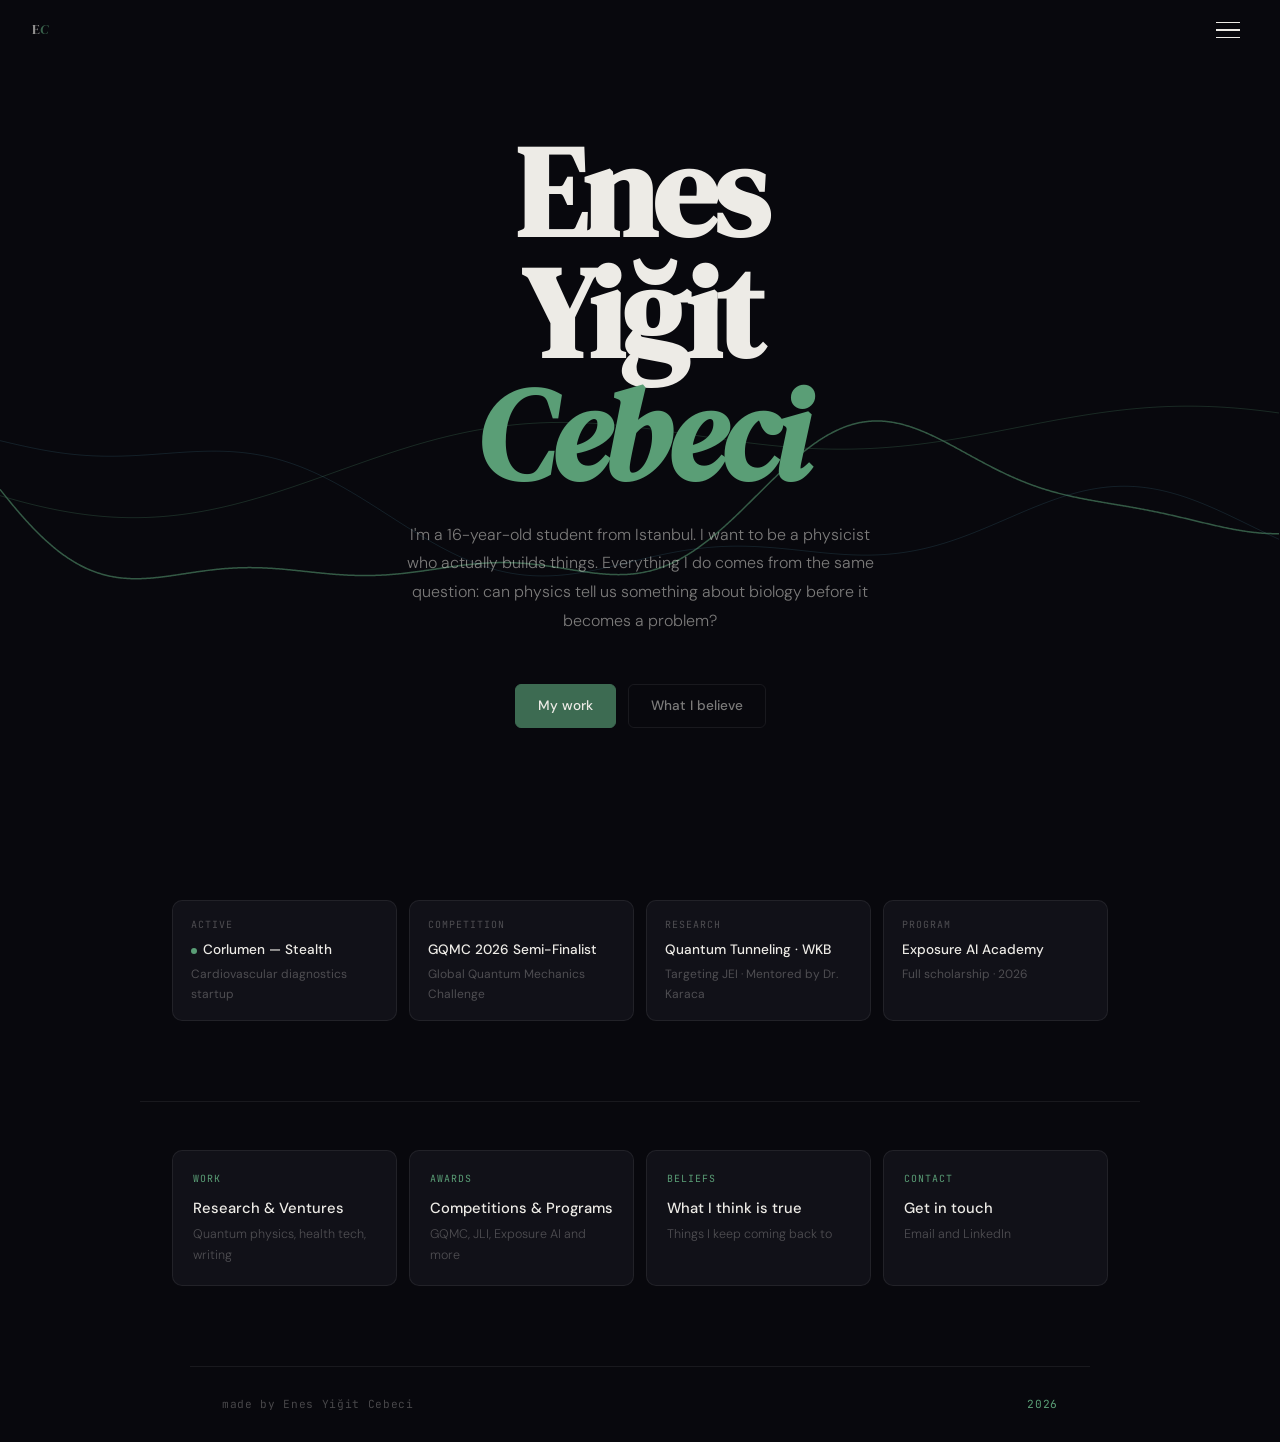
<file: index.html>
<!DOCTYPE html>
<html lang="en">
<head>
<meta charset="UTF-8">
<meta name="viewport" content="width=device-width, initial-scale=1.0">
<title>Enes Yiğit Cebeci</title>
<link rel="stylesheet" href="style.css">
<style>
  /* CANVAS */
  #bg {
    position: fixed; top: 0; left: 0;
    width: 100%; height: 100%;
    z-index: 0; pointer-events: none;
  }

  /* HAMBURGER NAV */
  nav {
    position: fixed; top: 0; left: 0; right: 0;
    z-index: 200;
    padding: 0 32px;
    display: flex; align-items: center;
    justify-content: space-between;
    height: 60px;
  }
  .nav-logo {
    font-family: 'DM Serif Display', serif;
    font-size: 0.9rem; color: var(--text);
    opacity: 0.6; letter-spacing: 0.02em;
    position: relative; z-index: 201;
  }
  .nav-logo em { font-style: italic; color: var(--green-bright); }

  .hamburger {
    width: 36px; height: 36px;
    display: flex; flex-direction: column;
    justify-content: center; gap: 6px;
    cursor: pointer; position: relative; z-index: 201;
    background: none; border: none; padding: 4px;
  }
  .hamburger span {
    display: block; width: 24px; height: 1.5px;
    background: var(--text); transition: all 0.3s ease;
    transform-origin: center;
  }
  .hamburger.open span:nth-child(1) { transform: translateY(7.5px) rotate(45deg); }
  .hamburger.open span:nth-child(2) { opacity: 0; transform: scaleX(0); }
  .hamburger.open span:nth-child(3) { transform: translateY(-7.5px) rotate(-45deg); }

  /* OVERLAY MENU */
  .menu-overlay {
    position: fixed; inset: 0; z-index: 199;
    background: rgba(8,8,13,0.97);
    backdrop-filter: blur(20px);
    display: flex; align-items: center; justify-content: center;
    opacity: 0; pointer-events: none;
    transition: opacity 0.3s ease;
  }
  .menu-overlay.open { opacity: 1; pointer-events: all; }
  .menu-links {
    display: flex; flex-direction: column;
    align-items: center; gap: 8px;
  }
  .menu-links a {
    font-family: 'DM Serif Display', serif;
    font-size: clamp(2.5rem, 7vw, 5rem);
    color: var(--text-dim); letter-spacing: -0.02em;
    transition: color 0.15s, transform 0.15s;
    display: block; line-height: 1.2;
  }
  .menu-links a:hover { color: var(--text); transform: translateX(8px); }
  .menu-links a em { font-style: italic; color: var(--green-bright); }

  /* HERO */
  .hero {
    position: relative; z-index: 1;
    min-height: 100vh;
    display: flex; flex-direction: column;
    align-items: center; justify-content: center;
    text-align: center;
    padding: 80px 32px 40px;
  }
  h1.hero-name {
    font-family: 'DM Serif Display', serif;
    font-size: clamp(3.5rem, 10vw, 8rem);
    line-height: 0.95; letter-spacing: -0.03em;
    margin-bottom: 24px;
    animation: fadeUp 1s ease forwards;
    opacity: 0;
  }
  h1.hero-name em { font-style: italic; color: var(--green-bright); }

  @keyframes fadeUp {
    from { opacity: 0; transform: translateY(30px); }
    to { opacity: 1; transform: translateY(0); }
  }

  .hero-bio {
    font-size: 1rem; color: var(--text-dim);
    max-width: 480px; font-weight: 300; line-height: 1.8;
    margin-bottom: 48px;
    animation: fadeUp 1s ease 0.2s forwards; opacity: 0;
  }

  .hero-cta {
    display: flex; gap: 12px; justify-content: center;
    animation: fadeUp 1s ease 0.35s forwards; opacity: 0;
    margin-bottom: 80px;
  }

  /* STATUS CARDS - horizontal below hero */
  .status-row {
    position: relative; z-index: 1;
    display: grid; grid-template-columns: repeat(4, 1fr);
    gap: 12px; padding: 0 32px 80px;
    max-width: 1000px; margin: 0 auto; width: 100%;
    animation: fadeUp 1s ease 0.5s forwards; opacity: 0;
  }
  .status-card {
    background: var(--surface);
    border: 1px solid var(--border);
    border-radius: 10px; padding: 16px 18px;
    text-align: left;
    transition: border-color 0.2s, transform 0.2s;
  }
  .status-card:hover { border-color: var(--border-hover); transform: translateY(-3px); }
  .status-label {
    font-family: 'JetBrains Mono', monospace;
    font-size: 0.62rem; letter-spacing: 0.1em;
    text-transform: uppercase; color: var(--text-dimmer); margin-bottom: 6px;
  }
  .status-value { font-size: 0.85rem; font-weight: 500; }
  .status-sub { font-size: 0.75rem; color: var(--text-dimmer); margin-top: 3px; }
  .live-dot {
    width: 6px; height: 6px; border-radius: 50%;
    background: var(--green-bright); display: inline-block;
    animation: livepulse 2s ease-in-out infinite; margin-right: 6px;
  }
  @keyframes livepulse { 0%,100%{opacity:1} 50%{opacity:0.3} }

  /* PAGE NAV CARDS */
  .page-nav {
    position: relative; z-index: 1;
    display: grid; grid-template-columns: repeat(4,1fr);
    gap: 12px; padding: 0 32px 80px;
    max-width: 1000px; margin: 0 auto; width: 100%;
    border-top: 1px solid var(--border); padding-top: 48px;
  }
  .page-card {
    background: var(--surface);
    border: 1px solid var(--border);
    border-radius: 10px; padding: 20px 20px;
    transition: all 0.2s; display: block;
  }
  .page-card:hover { border-color: var(--border-hover); transform: translateY(-3px); }
  .page-card-label {
    font-family: 'JetBrains Mono', monospace;
    font-size: 0.62rem; letter-spacing: 0.1em;
    text-transform: uppercase; color: var(--green-bright); margin-bottom: 8px;
  }
  .page-card-title { font-size: 0.92rem; font-weight: 500; margin-bottom: 4px; }
  .page-card-desc { font-size: 0.78rem; color: var(--text-dimmer); font-weight: 300; }

  @media (max-width: 768px) {
    .status-row { grid-template-columns: 1fr 1fr; }
    .page-nav { grid-template-columns: 1fr 1fr; }
    h1.hero-name { font-size: clamp(3rem, 14vw, 5rem); }
  }
  @media (max-width: 480px) {
    .status-row { grid-template-columns: 1fr; }
    .page-nav { grid-template-columns: 1fr; }
  }
</style>
</head>
<body>

<canvas id="bg"></canvas>

<nav>
  <a href="/" class="nav-logo">E<em>C</em></a>
  <button class="hamburger" id="hamburger" aria-label="Menu">
    <span></span><span></span><span></span>
  </button>
</nav>

<div class="menu-overlay" id="overlay">
  <div class="menu-links">
    <a href="/work.html">Work</a>
    <a href="/awards.html">Awards</a>
    <a href="/beliefs.html">Beliefs</a>
    <a href="/contact.html">Contact</a>
  </div>
</div>

<div class="hero">
  <h1 class="hero-name">Enes<br>Yiğit<br><em>Cebeci</em></h1>
  <p class="hero-bio">I'm a 16-year-old student from Istanbul. I want to be a physicist who actually builds things. Everything I do comes from the same question: can physics tell us something about biology before it becomes a problem?</p>
  <div class="hero-cta">
    <a href="/work.html" class="btn btn-primary">My work</a>
    <a href="/beliefs.html" class="btn btn-ghost">What I believe</a>
  </div>
</div>

<div class="status-row">
  <div class="status-card">
    <div class="status-label">Active</div>
    <div class="status-value"><span class="live-dot"></span>Corlumen — Stealth</div>
    <div class="status-sub">Cardiovascular diagnostics startup</div>
  </div>
  <div class="status-card">
    <div class="status-label">Competition</div>
    <div class="status-value">GQMC 2026 Semi-Finalist</div>
    <div class="status-sub">Global Quantum Mechanics Challenge</div>
  </div>
  <div class="status-card">
    <div class="status-label">Research</div>
    <div class="status-value">Quantum Tunneling · WKB</div>
    <div class="status-sub">Targeting JEI · Mentored by Dr. Karaca</div>
  </div>
  <div class="status-card">
    <div class="status-label">Program</div>
    <div class="status-value">Exposure AI Academy</div>
    <div class="status-sub">Full scholarship · 2026</div>
  </div>
</div>

<div class="page-nav">
  <a href="/work.html" class="page-card">
    <div class="page-card-label">Work</div>
    <div class="page-card-title">Research & Ventures</div>
    <div class="page-card-desc">Quantum physics, health tech, writing</div>
  </a>
  <a href="/awards.html" class="page-card">
    <div class="page-card-label">Awards</div>
    <div class="page-card-title">Competitions & Programs</div>
    <div class="page-card-desc">GQMC, JLI, Exposure AI and more</div>
  </a>
  <a href="/beliefs.html" class="page-card">
    <div class="page-card-label">Beliefs</div>
    <div class="page-card-title">What I think is true</div>
    <div class="page-card-desc">Things I keep coming back to</div>
  </a>
  <a href="/contact.html" class="page-card">
    <div class="page-card-label">Contact</div>
    <div class="page-card-title">Get in touch</div>
    <div class="page-card-desc">Email and LinkedIn</div>
  </a>
</div>

<footer>
  <div>made by Enes Yiğit Cebeci</div>
  <span>2026</span>
</footer>

<script>
  // Hamburger
  const hamburger = document.getElementById('hamburger');
  const overlay = document.getElementById('overlay');
  hamburger.addEventListener('click', () => {
    hamburger.classList.toggle('open');
    overlay.classList.toggle('open');
    document.body.style.overflow = overlay.classList.contains('open') ? 'hidden' : '';
  });
  overlay.querySelectorAll('a').forEach(a => {
    a.addEventListener('click', () => {
      hamburger.classList.remove('open');
      overlay.classList.remove('open');
      document.body.style.overflow = '';
    });
  });

  // Wave background - enhanced
  const canvas = document.getElementById('bg');
  const ctx = canvas.getContext('2d');
  let t = 0;
  function resize() { canvas.width = window.innerWidth; canvas.height = window.innerHeight; }
  resize(); window.addEventListener('resize', resize);

  function draw() {
    ctx.clearRect(0, 0, canvas.width, canvas.height);

    // Wave 1 - main green
    ctx.beginPath();
    ctx.strokeStyle = 'rgba(90,158,118,0.55)';
    ctx.lineWidth = 1.5;
    for (let x = 0; x < canvas.width; x++) {
      const y = canvas.height * 0.5
        + Math.sin((x * 0.005) + t) * 80
        + Math.sin((x * 0.012) + t * 1.7) * 35
        + Math.sin((x * 0.002) + t * 0.5) * 100
        + Math.sin((x * 0.02) + t * 2.3) * 15;
      x === 0 ? ctx.moveTo(x, y) : ctx.lineTo(x, y);
    }
    ctx.stroke();

    // Wave 2 - offset green
    ctx.beginPath();
    ctx.strokeStyle = 'rgba(61,107,82,0.35)';
    ctx.lineWidth = 1;
    for (let x = 0; x < canvas.width; x++) {
      const y = canvas.height * 0.48
        + Math.sin((x * 0.004) + t * 0.8 + 2) * 60
        + Math.sin((x * 0.009) + t * 1.3) * 25
        + Math.sin((x * 0.003) + t * 0.6) * 70;
      x === 0 ? ctx.moveTo(x, y) : ctx.lineTo(x, y);
    }
    ctx.stroke();

    // Wave 3 - teal accent
    ctx.beginPath();
    ctx.strokeStyle = 'rgba(70,130,150,0.2)';
    ctx.lineWidth = 1;
    for (let x = 0; x < canvas.width; x++) {
      const y = canvas.height * 0.52
        + Math.sin((x * 0.006) + t * 1.1 + 4) * 45
        + Math.sin((x * 0.015) + t * 2) * 20
        + Math.sin((x * 0.001) + t * 0.3) * 90;
      x === 0 ? ctx.moveTo(x, y) : ctx.lineTo(x, y);
    }
    ctx.stroke();

    t += 0.0025;
    requestAnimationFrame(draw);
  }
  draw();
</script>
</body>
</html>
</file>
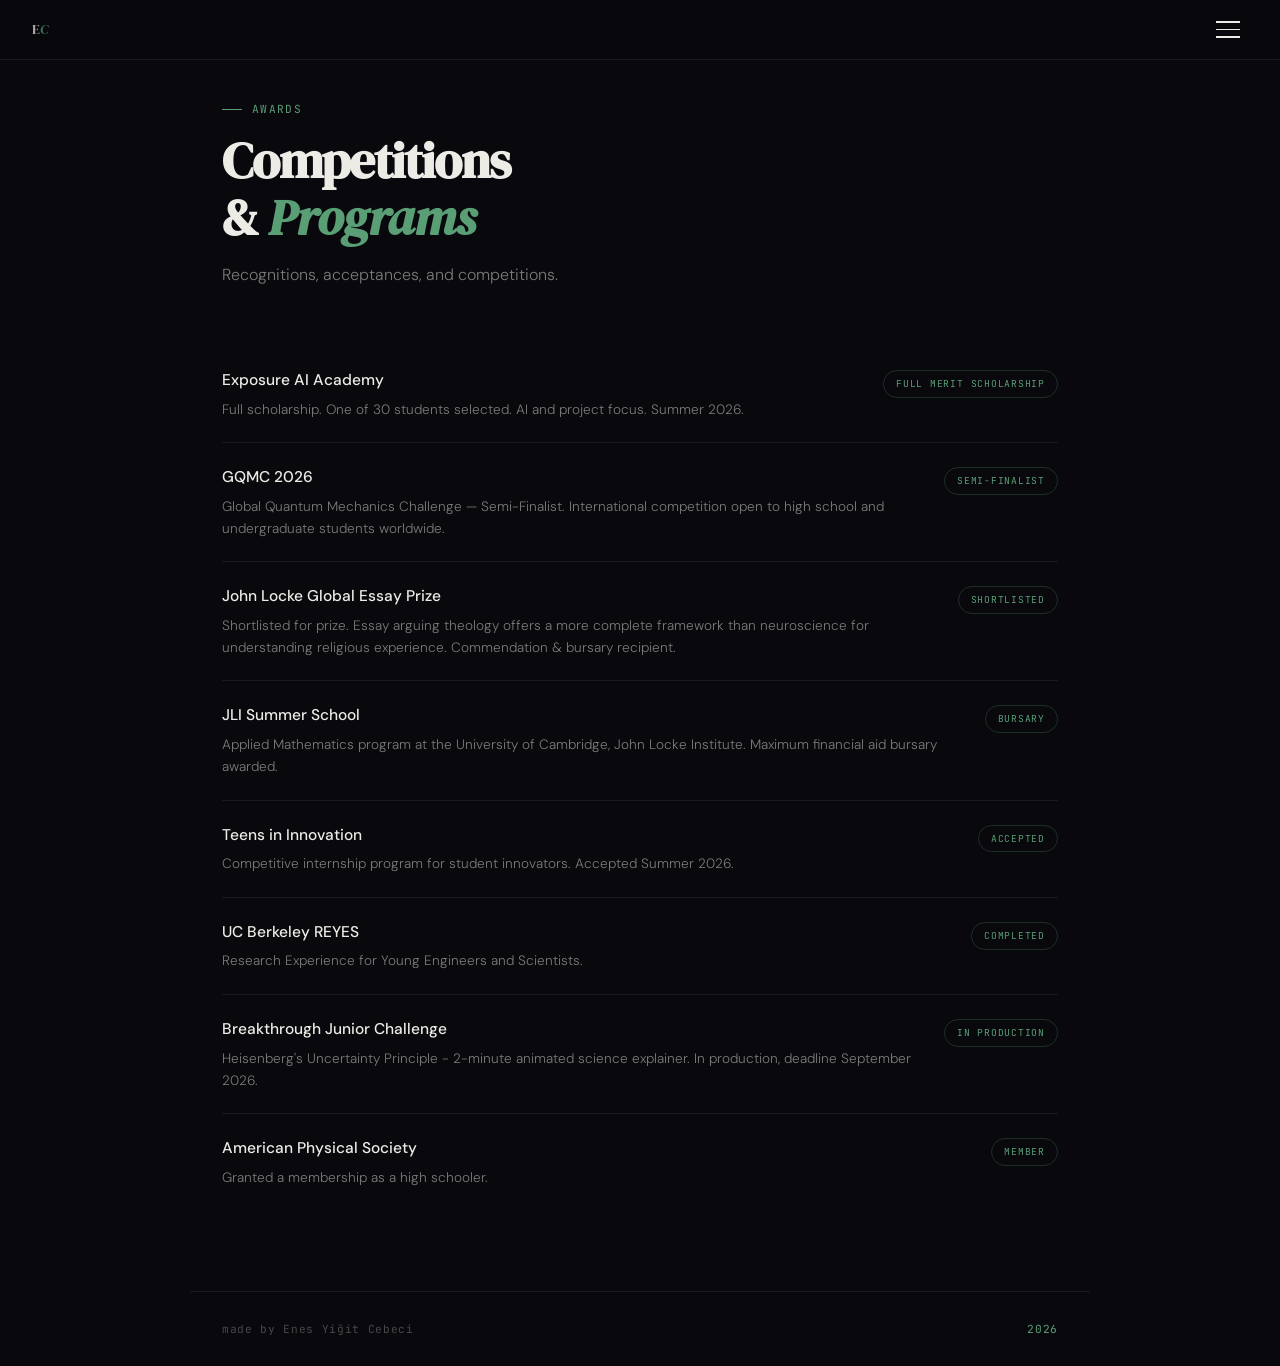
<file: awards.html>
<!DOCTYPE html>
<html lang="en">
<head>
<meta charset="UTF-8">
<meta name="viewport" content="width=device-width, initial-scale=1.0">
<title>Awards and Honours - Enes Yiğit Cebeci</title>
<link rel="stylesheet" href="style.css">
<style>
  .hamburger{width:36px;height:36px;display:flex;flex-direction:column;justify-content:center;gap:6px;cursor:pointer;background:none;border:none;padding:4px;}
  .hamburger span{display:block;width:24px;height:1.5px;background:var(--text);transition:all 0.3s ease;transform-origin:center;}
  .hamburger.open span:nth-child(1){transform:translateY(7.5px) rotate(45deg);}
  .hamburger.open span:nth-child(2){opacity:0;transform:scaleX(0);}
  .hamburger.open span:nth-child(3){transform:translateY(-7.5px) rotate(-45deg);}
  .menu-overlay{position:fixed;inset:0;z-index:199;background:rgba(8,8,13,0.97);backdrop-filter:blur(20px);display:flex;align-items:center;justify-content:center;opacity:0;pointer-events:none;transition:opacity 0.3s ease;}
  .menu-overlay.open{opacity:1;pointer-events:all;}
  .menu-links{display:flex;flex-direction:column;align-items:center;gap:8px;}
  .menu-links a{font-family:'DM Serif Display',serif;font-size:clamp(2.5rem,7vw,5rem);color:var(--text-dim);letter-spacing:-0.02em;transition:color 0.15s,transform 0.15s;display:block;line-height:1.2;}
  .menu-links a:hover{color:var(--text);transform:translateX(8px);}
  .menu-links a em{font-style:italic;color:var(--green-bright);}
  nav{position:fixed;top:0;left:0;right:0;z-index:200;padding:0 32px;display:flex;align-items:center;justify-content:space-between;height:60px;background:rgba(8,8,13,0.85);backdrop-filter:blur(16px);border-bottom:1px solid var(--border);}
  .nav-logo{font-family:'DM Serif Display',serif;font-size:0.9rem;color:var(--text);opacity:0.7;position:relative;z-index:201;}
  .nav-logo em{font-style:italic;color:var(--green-bright);}
  .award-grid{display:flex;flex-direction:column;}
  .award-item{display:grid;grid-template-columns:1fr auto;align-items:start;gap:20px;padding:22px 0;border-bottom:1px solid var(--border);transition:padding-left 0.2s;}
  .award-item:last-child{border-bottom:none;}
  .award-item:hover{padding-left:6px;}
  .award-name{font-weight:500;font-size:0.97rem;margin-bottom:5px;}
  .award-detail{font-size:0.85rem;color:var(--text-dim);font-weight:300;line-height:1.6;}
  .award-badge{font-family:'JetBrains Mono',monospace;font-size:0.6rem;letter-spacing:0.08em;text-transform:uppercase;color:var(--green-bright);padding:5px 12px;border:1px solid rgba(90,158,118,0.25);border-radius:100px;white-space:nowrap;margin-top:2px;}
  @media(max-width:640px){.award-item{grid-template-columns:1fr;}}
</style>
</head>
<body>
<nav>
  <a href="/" class="nav-logo">E<em>C</em></a>
  <button class="hamburger" id="hamburger" aria-label="Menu">
    <span></span><span></span><span></span>
  </button>
</nav>
<div class="menu-overlay" id="overlay">
  <div class="menu-links">
    <a href="/work.html">Work</a>
    <a href="/awards.html">Awards</a>
    <a href="/beliefs.html">Beliefs</a>
    <a href="/contact.html">Contact</a>
  </div>
</div>

<main>
  <div class="wrap">
    <div class="page-header reveal">
      <div class="page-eyebrow">Awards</div>
      <h1 class="page-title">Competitions<br>& <em>Programs</em></h1>
      <p class="page-desc">Recognitions, acceptances, and competitions.</p>
    </div>
    <div class="award-grid reveal">
      <div class="award-item">
        <div>
          <div class="award-name">Exposure AI Academy</div>
          <div class="award-detail">Full scholarship. One of 30 students selected. AI and project focus. Summer 2026.</div>
        </div>
        <div class="award-badge">Full merit scholarship</div>
      </div>
      <div class="award-item">
        <div>
          <div class="award-name">GQMC 2026</div>
          <div class="award-detail">Global Quantum Mechanics Challenge — Semi-Finalist. International competition open to high school and undergraduate students worldwide.</div>
        </div>
        <div class="award-badge">Semi-finalist</div>
      </div>
      <div class="award-item">
        <div>
          <div class="award-name">John Locke Global Essay Prize</div>
          <div class="award-detail">Shortlisted for prize. Essay arguing theology offers a more complete framework than neuroscience for understanding religious experience. Commendation & bursary recipient.</div>
        </div>
        <div class="award-badge">Shortlisted</div>
      </div>
      <div class="award-item">
        <div>
          <div class="award-name">JLI Summer School</div>
          <div class="award-detail">Applied Mathematics program at the University of Cambridge, John Locke Institute. Maximum financial aid bursary awarded.</div>
        </div>
        <div class="award-badge">Bursary</div>
      </div>
      <div class="award-item">
        <div>
          <div class="award-name">Teens in Innovation</div>
          <div class="award-detail">Competitive internship program for student innovators. Accepted Summer 2026.</div>
        </div>
        <div class="award-badge">Accepted</div>
      </div>
      <div class="award-item">
        <div>
          <div class="award-name">UC Berkeley REYES</div>
          <div class="award-detail">Research Experience for Young Engineers and Scientists.</div>
        </div>
        <div class="award-badge">Completed</div>
      </div>
      <div class="award-item">
        <div>
          <div class="award-name">Breakthrough Junior Challenge</div>
          <div class="award-detail">Heisenberg's Uncertainty Principle - 2-minute animated science explainer. In production, deadline September 2026.</div>
        </div>
        <div class="award-badge">In production</div>
      </div>
      <div class="award-item">
        <div>
          <div class="award-name">American Physical Society</div>
          <div class="award-detail">Granted a membership as a high schooler.</div>
        </div>
        <div class="award-badge">Member</div>
      </div>
    </div>
  </div>
</main>

<footer>
  <div>made by Enes Yiğit Cebeci</div>
  <span>2026</span>
</footer>

<script>
  const hamburger = document.getElementById('hamburger');
  const overlay = document.getElementById('overlay');
  hamburger.addEventListener('click', () => {
    hamburger.classList.toggle('open');
    overlay.classList.toggle('open');
    document.body.style.overflow = overlay.classList.contains('open') ? 'hidden' : '';
  });
  overlay.querySelectorAll('a').forEach(a => {
    a.addEventListener('click', () => {
      hamburger.classList.remove('open');
      overlay.classList.remove('open');
      document.body.style.overflow = '';
    });
  });
  const reveals = document.querySelectorAll('.reveal');
  const obs = new IntersectionObserver(e => e.forEach(r => { if(r.isIntersecting){ r.target.classList.add('visible'); obs.unobserve(r.target); } }), {threshold:0.1});
  reveals.forEach(r => obs.observe(r));
</script>
</body>
</html>
</file>
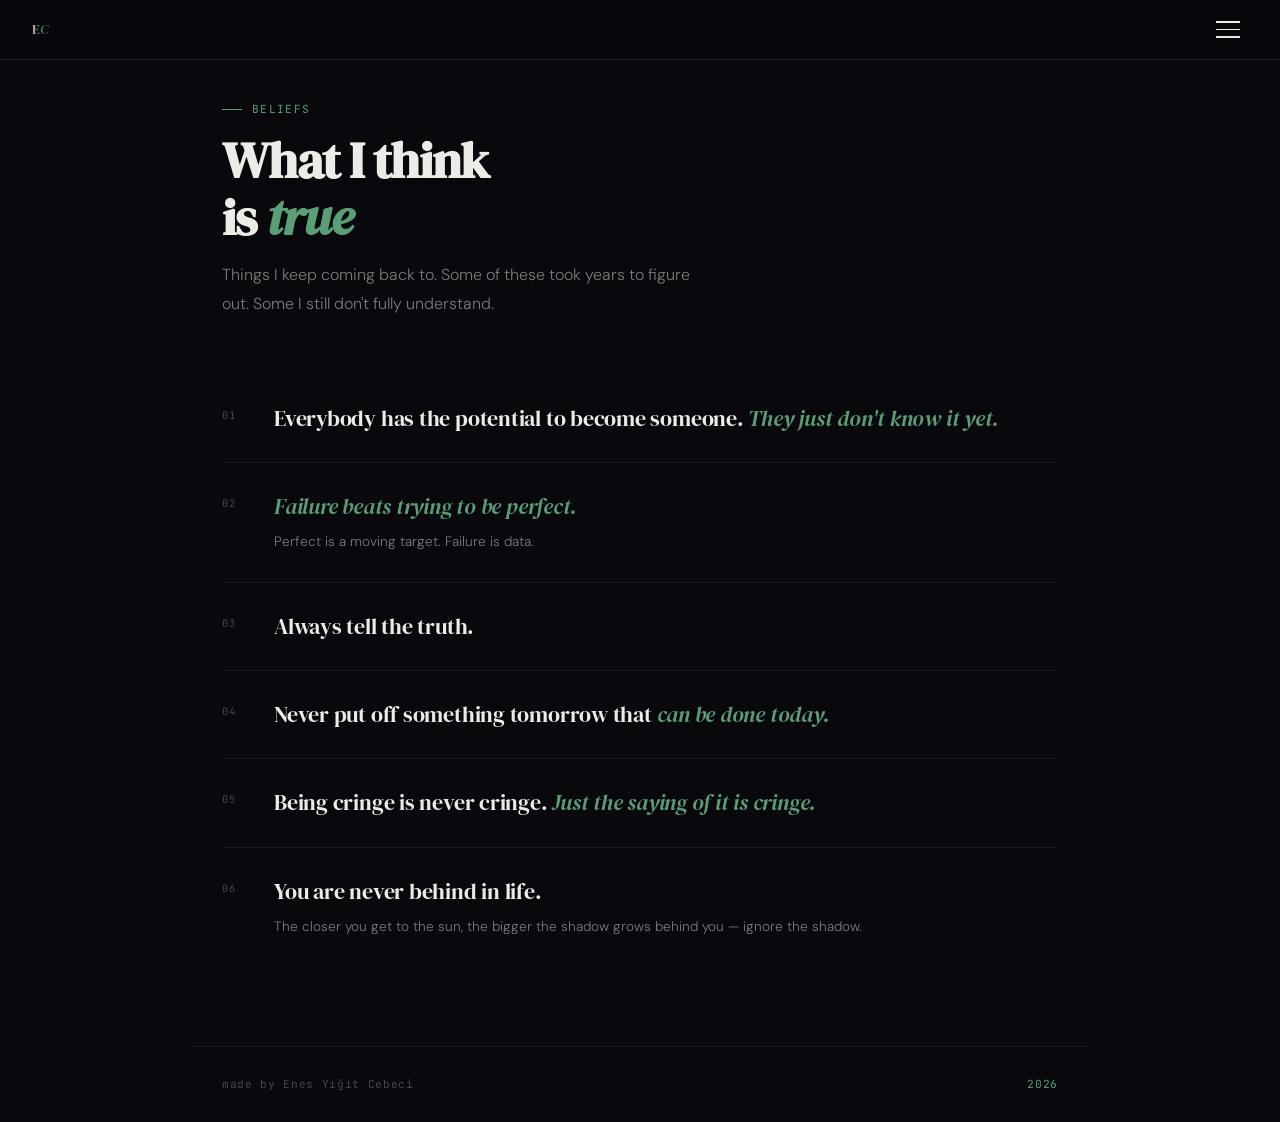
<file: beliefs.html>
<!DOCTYPE html>
<html lang="en">
<head>
<meta charset="UTF-8">
<meta name="viewport" content="width=device-width, initial-scale=1.0">
<title>Beliefs - Enes Yiğit Cebeci</title>
<link rel="stylesheet" href="style.css">
<style>
  .hamburger{width:36px;height:36px;display:flex;flex-direction:column;justify-content:center;gap:6px;cursor:pointer;background:none;border:none;padding:4px;}
  .hamburger span{display:block;width:24px;height:1.5px;background:var(--text);transition:all 0.3s ease;transform-origin:center;}
  .hamburger.open span:nth-child(1){transform:translateY(7.5px) rotate(45deg);}
  .hamburger.open span:nth-child(2){opacity:0;transform:scaleX(0);}
  .hamburger.open span:nth-child(3){transform:translateY(-7.5px) rotate(-45deg);}
  .menu-overlay{position:fixed;inset:0;z-index:199;background:rgba(8,8,13,0.97);backdrop-filter:blur(20px);display:flex;align-items:center;justify-content:center;opacity:0;pointer-events:none;transition:opacity 0.3s ease;}
  .menu-overlay.open{opacity:1;pointer-events:all;}
  .menu-links{display:flex;flex-direction:column;align-items:center;gap:8px;}
  .menu-links a{font-family:'DM Serif Display',serif;font-size:clamp(2.5rem,7vw,5rem);color:var(--text-dim);letter-spacing:-0.02em;transition:color 0.15s,transform 0.15s;display:block;line-height:1.2;}
  .menu-links a:hover{color:var(--text);transform:translateX(8px);}
  .menu-links a em{font-style:italic;color:var(--green-bright);}
  nav{position:fixed;top:0;left:0;right:0;z-index:200;padding:0 32px;display:flex;align-items:center;justify-content:space-between;height:60px;background:rgba(8,8,13,0.85);backdrop-filter:blur(16px);border-bottom:1px solid var(--border);}
  .nav-logo{font-family:'DM Serif Display',serif;font-size:0.9rem;color:var(--text);opacity:0.7;position:relative;z-index:201;}
  .nav-logo em{font-style:italic;color:var(--green-bright);}
  .beliefs-list{display:flex;flex-direction:column;}
  .belief{padding:28px 0;border-bottom:1px solid var(--border);display:grid;grid-template-columns:32px 1fr;gap:20px;align-items:start;transition:padding-left 0.2s;}
  .belief:last-child{border-bottom:none;}
  .belief:hover{padding-left:4px;}
  .belief-num{font-family:'JetBrains Mono',monospace;font-size:0.65rem;color:var(--text-dimmer);padding-top:4px;letter-spacing:0.06em;}
  .belief-text{font-family:'DM Serif Display',serif;font-size:clamp(1.1rem,2.5vw,1.4rem);line-height:1.4;letter-spacing:-0.01em;color:var(--text);}
  .belief-text em{font-style:italic;color:var(--green-bright);}
  .belief-sub{margin-top:8px;font-family:'DM Sans',sans-serif;font-size:0.85rem;color:var(--text-dim);font-weight:300;line-height:1.7;}
</style>
</head>
<body>
<nav>
  <a href="/" class="nav-logo">E<em>C</em></a>
  <button class="hamburger" id="hamburger" aria-label="Menu">
    <span></span><span></span><span></span>
  </button>
</nav>
<div class="menu-overlay" id="overlay">
  <div class="menu-links">
    <a href="/work.html">Work</a>
    <a href="/awards.html">Awards</a>
    <a href="/beliefs.html">Beliefs</a>
    <a href="/contact.html">Contact</a>
  </div>
</div>

<main>
  <div class="wrap">
    <div class="page-header reveal">
      <div class="page-eyebrow">Beliefs</div>
      <h1 class="page-title">What I think<br>is <em>true</em></h1>
      <p class="page-desc">Things I keep coming back to. Some of these took years to figure out. Some I still don't fully understand.</p>
    </div>
    <div class="beliefs-list reveal">
      <div class="belief">
        <div class="belief-num">01</div>
        <div>
          <div class="belief-text">Everybody has the potential to become someone. <em>They just don't know it yet.</em></div>
        </div>
      </div>
      <div class="belief">
        <div class="belief-num">02</div>
        <div>
          <div class="belief-text"><em>Failure beats trying to be perfect.</em></div>
          <div class="belief-sub">Perfect is a moving target. Failure is data.</div>
        </div>
      </div>
      <div class="belief">
        <div class="belief-num">03</div>
        <div>
          <div class="belief-text">Always tell the truth.</div>
        </div>
      </div>
      <div class="belief">
        <div class="belief-num">04</div>
        <div>
          <div class="belief-text">Never put off something tomorrow that <em>can be done today.</em></div>
        </div>
      </div>
      <div class="belief">
        <div class="belief-num">05</div>
        <div>
          <div class="belief-text">Being cringe is never cringe. <em>Just the saying of it is cringe.</em></div>
        </div>
      </div>
      <div class="belief">
        <div class="belief-num">06</div>
        <div>
          <div class="belief-text">You are never behind in life.</div>
          <div class="belief-sub">The closer you get to the sun, the bigger the shadow grows behind you — ignore the shadow.</div>
        </div>
      </div>
    </div>
  </div>
</main>

<footer>
  <div>made by Enes Yiğit Cebeci</div>
  <span>2026</span>
</footer>

<script>
  const hamburger = document.getElementById('hamburger');
  const overlay = document.getElementById('overlay');
  hamburger.addEventListener('click', () => {
    hamburger.classList.toggle('open');
    overlay.classList.toggle('open');
    document.body.style.overflow = overlay.classList.contains('open') ? 'hidden' : '';
  });
  overlay.querySelectorAll('a').forEach(a => {
    a.addEventListener('click', () => {
      hamburger.classList.remove('open');
      overlay.classList.remove('open');
      document.body.style.overflow = '';
    });
  });
  const reveals = document.querySelectorAll('.reveal');
  const obs = new IntersectionObserver(e => e.forEach(r => { if(r.isIntersecting){ r.target.classList.add('visible'); obs.unobserve(r.target); } }), {threshold:0.1});
  reveals.forEach(r => obs.observe(r));
</script>
</body>
</html>
</file>
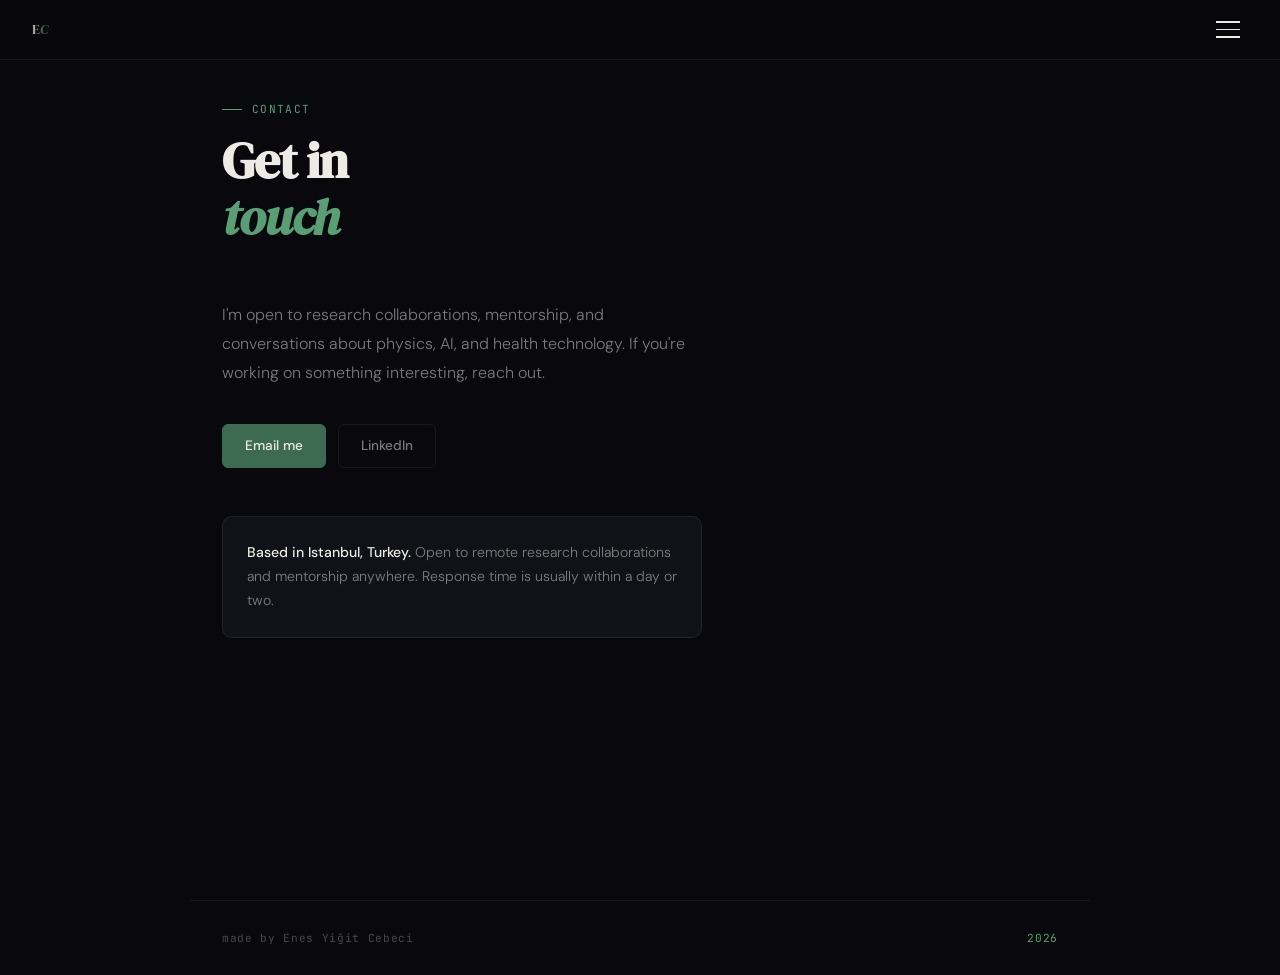
<file: contact.html>
<!DOCTYPE html>
<html lang="en">
<head>
<meta charset="UTF-8">
<meta name="viewport" content="width=device-width, initial-scale=1.0">
<title>Contact - Enes Yiğit Cebeci</title>
<link rel="stylesheet" href="style.css">
<style>
  .hamburger{width:36px;height:36px;display:flex;flex-direction:column;justify-content:center;gap:6px;cursor:pointer;background:none;border:none;padding:4px;}
  .hamburger span{display:block;width:24px;height:1.5px;background:var(--text);transition:all 0.3s ease;transform-origin:center;}
  .hamburger.open span:nth-child(1){transform:translateY(7.5px) rotate(45deg);}
  .hamburger.open span:nth-child(2){opacity:0;transform:scaleX(0);}
  .hamburger.open span:nth-child(3){transform:translateY(-7.5px) rotate(-45deg);}
  .menu-overlay{position:fixed;inset:0;z-index:199;background:rgba(8,8,13,0.97);backdrop-filter:blur(20px);display:flex;align-items:center;justify-content:center;opacity:0;pointer-events:none;transition:opacity 0.3s ease;}
  .menu-overlay.open{opacity:1;pointer-events:all;}
  .menu-links{display:flex;flex-direction:column;align-items:center;gap:8px;}
  .menu-links a{font-family:'DM Serif Display',serif;font-size:clamp(2.5rem,7vw,5rem);color:var(--text-dim);letter-spacing:-0.02em;transition:color 0.15s,transform 0.15s;display:block;line-height:1.2;}
  .menu-links a:hover{color:var(--text);transform:translateX(8px);}
  .menu-links a em{font-style:italic;color:var(--green-bright);}
  nav{position:fixed;top:0;left:0;right:0;z-index:200;padding:0 32px;display:flex;align-items:center;justify-content:space-between;height:60px;background:rgba(8,8,13,0.85);backdrop-filter:blur(16px);border-bottom:1px solid var(--border);}
  .nav-logo{font-family:'DM Serif Display',serif;font-size:0.9rem;color:var(--text);opacity:0.7;position:relative;z-index:201;}
  .nav-logo em{font-style:italic;color:var(--green-bright);}
  .contact-block{max-width:480px;}
  .contact-block p{color:var(--text-dim);font-size:1rem;font-weight:300;line-height:1.8;margin-bottom:36px;}
  .contact-links{display:flex;gap:12px;flex-wrap:wrap;margin-bottom:48px;}
  .contact-note{padding:24px;background:var(--surface);border:1px solid var(--border);border-radius:10px;font-size:0.88rem;color:var(--text-dim);font-weight:300;line-height:1.7;}
  .contact-note strong{color:var(--text);font-weight:500;}
</style>
</head>
<body>
<nav>
  <a href="/" class="nav-logo">E<em>C</em></a>
  <button class="hamburger" id="hamburger" aria-label="Menu">
    <span></span><span></span><span></span>
  </button>
</nav>
<div class="menu-overlay" id="overlay">
  <div class="menu-links">
    <a href="/work.html">Work</a>
    <a href="/awards.html">Awards</a>
    <a href="/beliefs.html">Beliefs</a>
    <a href="/contact.html">Contact</a>
  </div>
</div>

<main>
  <div class="wrap">
    <div class="page-header reveal">
      <div class="page-eyebrow">Contact</div>
      <h1 class="page-title">Get in<br><em>touch</em></h1>
    </div>
    <div class="contact-block reveal">
      <p>I'm open to research collaborations, mentorship, and conversations about physics, AI, and health technology. If you're working on something interesting, reach out.</p>
      <div class="contact-links">
        <a href="mailto:eycebeci61@gmail.com" class="btn btn-primary">Email me</a>
        <a href="https://www.linkedin.com/in/enesyigitcebeci" target="_blank" class="btn btn-ghost">LinkedIn</a>
      </div>
      <div class="contact-note">
        <strong>Based in Istanbul, Turkey.</strong> Open to remote research collaborations and mentorship anywhere. Response time is usually within a day or two.
      </div>
    </div>
  </div>
</main>

<footer>
  <div>made by Enes Yiğit Cebeci</div>
  <span>2026</span>
</footer>

<script>
  const hamburger = document.getElementById('hamburger');
  const overlay = document.getElementById('overlay');
  hamburger.addEventListener('click', () => {
    hamburger.classList.toggle('open');
    overlay.classList.toggle('open');
    document.body.style.overflow = overlay.classList.contains('open') ? 'hidden' : '';
  });
  overlay.querySelectorAll('a').forEach(a => {
    a.addEventListener('click', () => {
      hamburger.classList.remove('open');
      overlay.classList.remove('open');
      document.body.style.overflow = '';
    });
  });
  const reveals = document.querySelectorAll('.reveal');
  const obs = new IntersectionObserver(e => e.forEach(r => { if(r.isIntersecting){ r.target.classList.add('visible'); obs.unobserve(r.target); } }), {threshold:0.1});
  reveals.forEach(r => obs.observe(r));
</script>
</body>
</html>
</file>
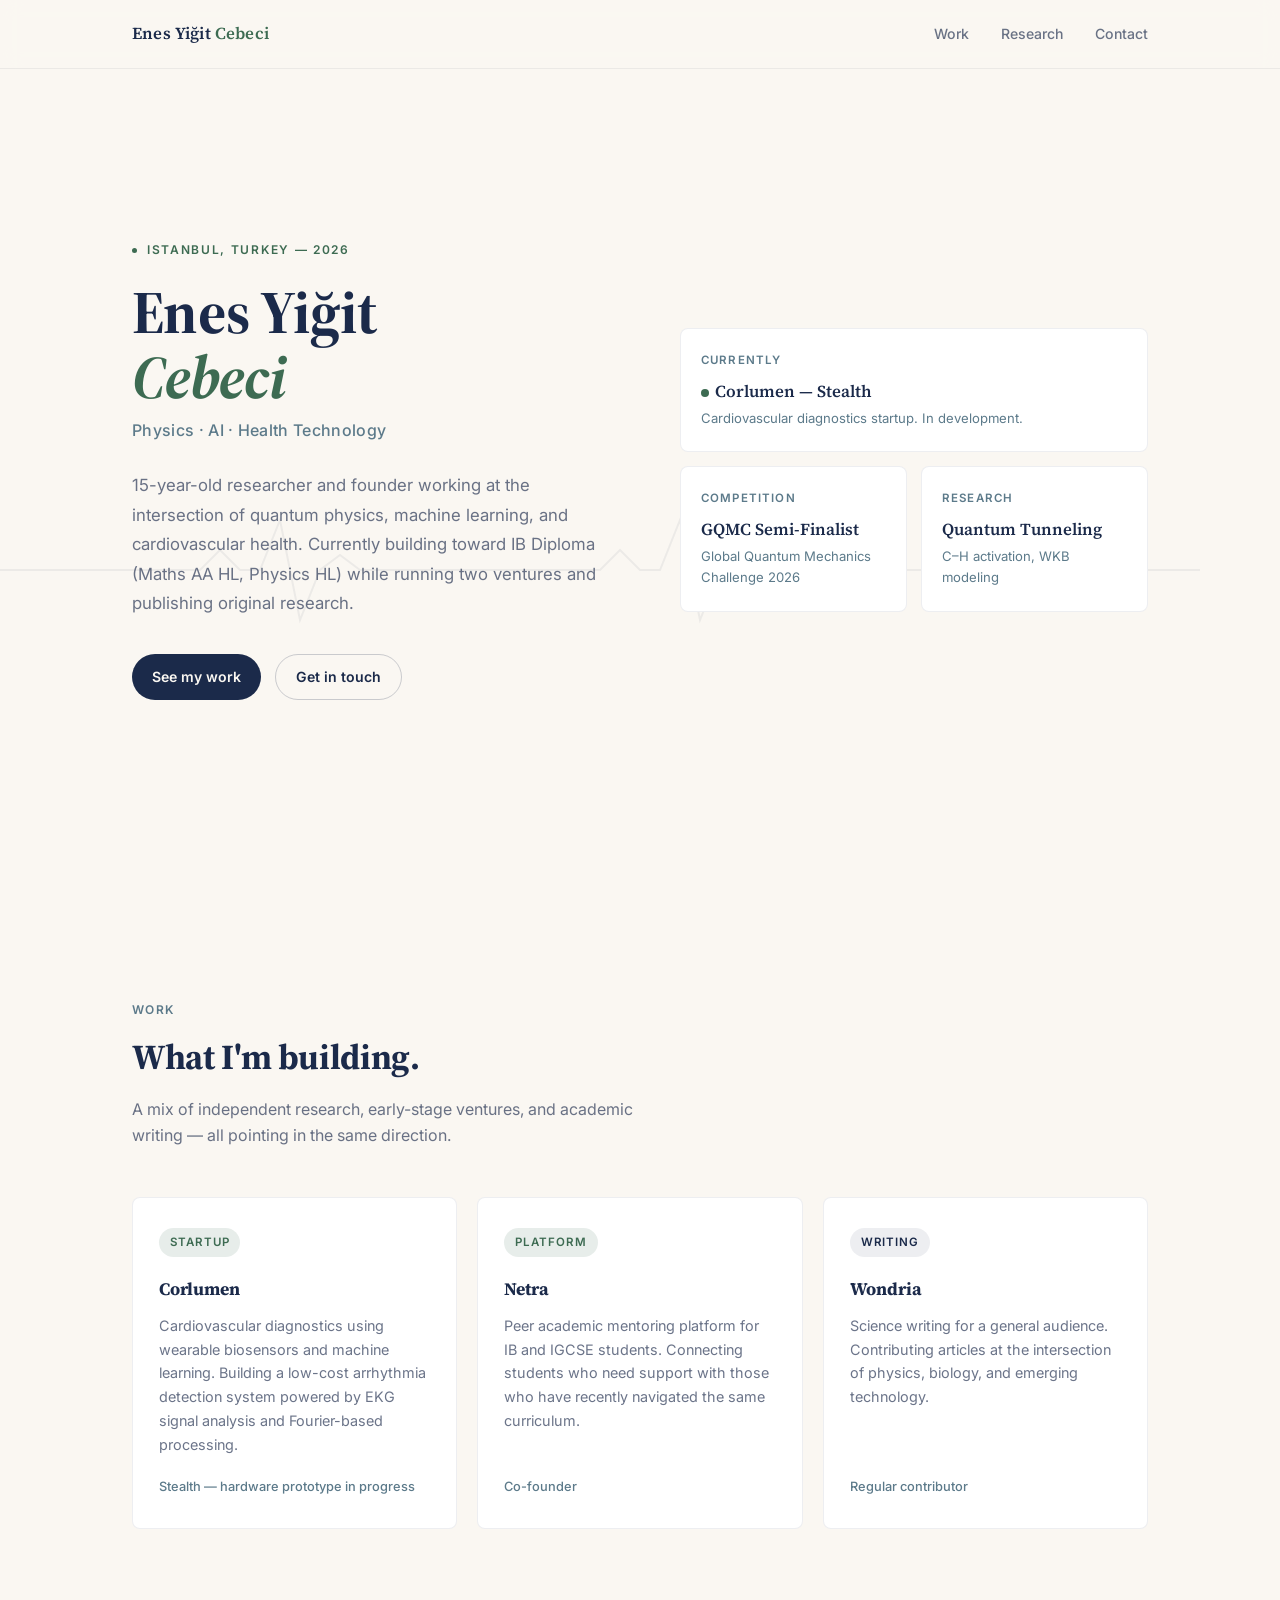
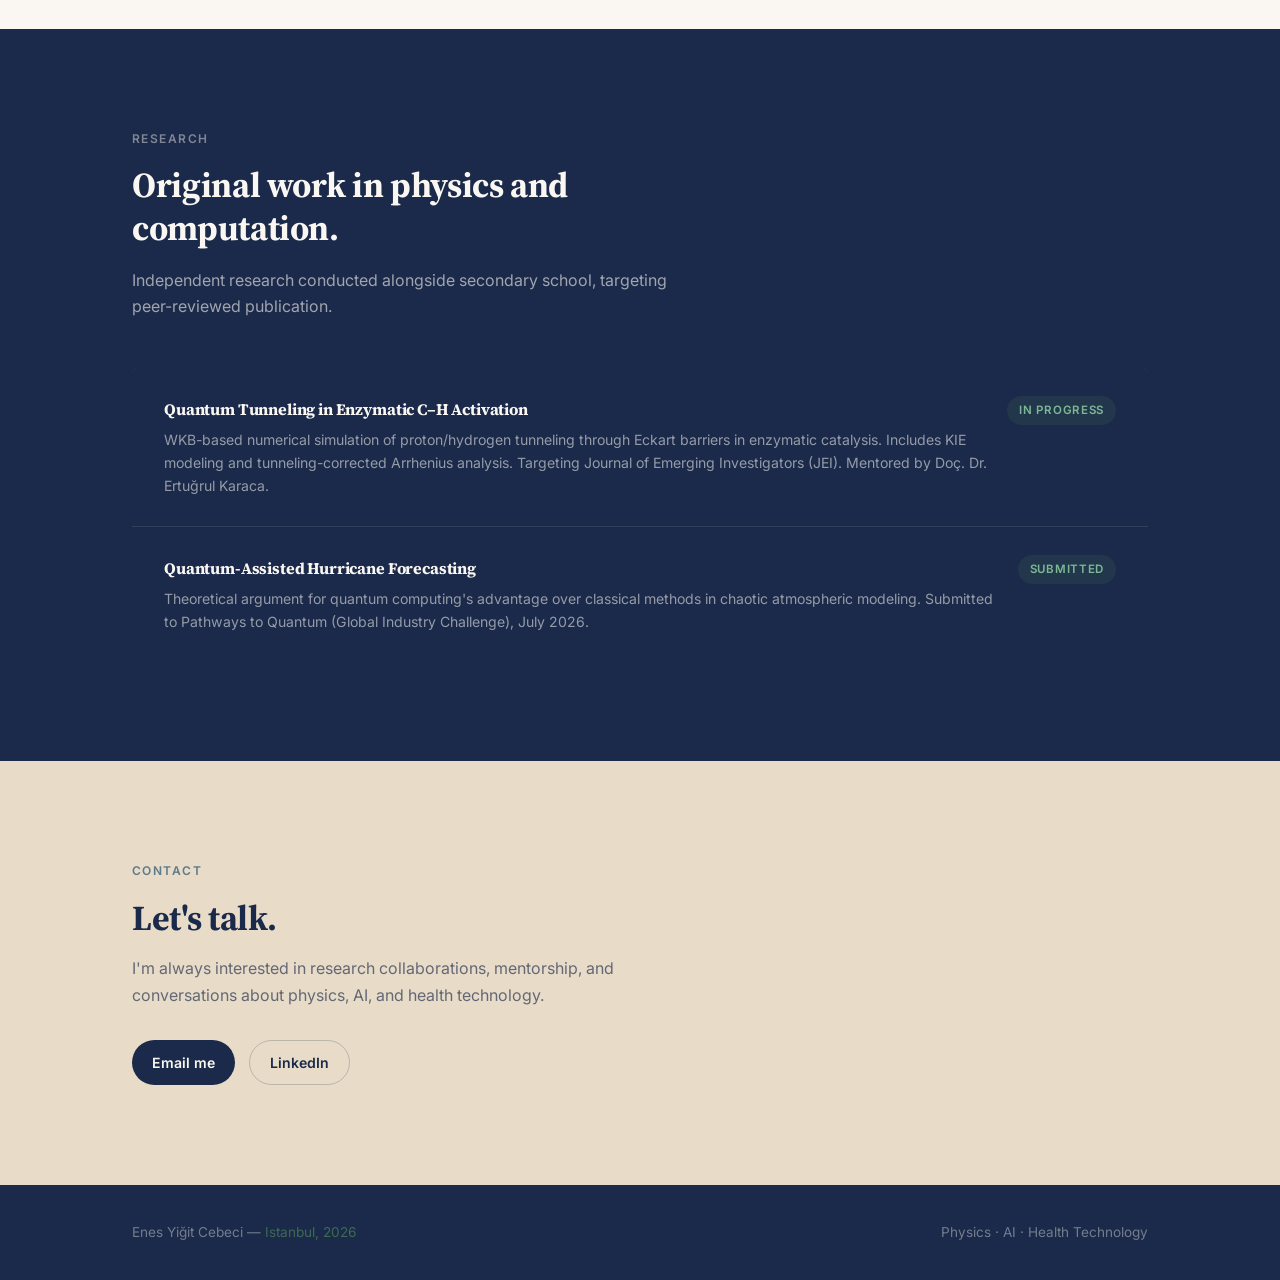
<file: personal-site.html>
<!DOCTYPE html>
<html lang="en">
<head>
<meta charset="UTF-8">
<meta name="viewport" content="width=device-width, initial-scale=1.0">
<title>Enes Yiğit Cebeci</title>
<link rel="preconnect" href="https://fonts.googleapis.com">
<link rel="preconnect" href="https://fonts.gstatic.com" crossorigin>
<link href="https://fonts.googleapis.com/css2?family=Source+Serif+4:opsz,wght@8..60,300;8..60,400;8..60,600;8..60,700&family=Inter:wght@400;500;600&display=swap" rel="stylesheet">
<style>
  :root {
    --cream: #FAF7F2;
    --navy: #1B2A4A;
    --forest: #3D6B52;
    --slate: #5C7A8A;
    --tan: #E8DCC8;
    --navy-dim: rgba(27,42,74,0.65);
  }

  * { margin: 0; padding: 0; box-sizing: border-box; }
  html { scroll-behavior: smooth; }

  body {
    background: var(--cream);
    color: var(--navy);
    font-family: 'Inter', sans-serif;
    font-size: 16px;
    line-height: 1.65;
    overflow-x: hidden;
  }

  h1,h2,h3 { font-family: 'Source Serif 4', serif; letter-spacing: -0.01em; }
  a { color: inherit; text-decoration: none; }

  .wrap { max-width: 1080px; margin: 0 auto; padding: 0 32px; }

  /* NAV */
  nav {
    position: fixed; top: 0; left: 0; right: 0; z-index: 50;
    background: rgba(250,247,242,0.88);
    backdrop-filter: blur(10px);
    border-bottom: 1px solid rgba(27,42,74,0.07);
  }
  nav .wrap {
    display: flex; align-items: center;
    justify-content: space-between; height: 68px;
  }
  .nav-name {
    font-family: 'Source Serif 4', serif;
    font-size: 1.05rem; font-weight: 600;
    letter-spacing: 0.01em;
  }
  .nav-name span { color: var(--forest); }
  .navlinks {
    display: flex; gap: 32px;
    font-size: 0.88rem; font-weight: 500;
    color: var(--navy-dim);
  }
  .navlinks a:hover { color: var(--navy); }

  /* HERO */
  .hero {
    min-height: 100vh;
    display: flex; align-items: center;
    padding: 120px 0 80px;
    position: relative; overflow: hidden;
  }

  /* Signature element: a single slow-moving EKG line as ambient background */
  .ekg-bg {
    position: absolute; bottom: 30%; left: 0; right: 0;
    opacity: 0.06; pointer-events: none;
  }

  .hero-inner {
    display: grid;
    grid-template-columns: 1fr 1fr;
    gap: 80px; align-items: center;
    position: relative; z-index: 1;
  }

  .hero-left {}

  .eyebrow {
    font-size: 0.75rem; font-weight: 600;
    letter-spacing: 0.14em; text-transform: uppercase;
    color: var(--forest); margin-bottom: 20px;
    display: flex; align-items: center; gap: 10px;
  }
  .eyebrow::before {
    content: ''; width: 5px; height: 5px;
    border-radius: 50%; background: var(--forest);
  }

  h1.name {
    font-size: clamp(2.6rem, 5vw, 3.8rem);
    font-weight: 700; line-height: 1.06;
    margin-bottom: 8px;
  }
  h1.name em { font-style: italic; color: var(--forest); }

  .hero-tagline {
    font-size: 1rem; color: var(--slate);
    margin-bottom: 28px; font-weight: 500;
    letter-spacing: 0.02em;
  }

  .hero-bio {
    font-size: 1.05rem; color: var(--navy-dim);
    max-width: 480px; margin-bottom: 36px;
    line-height: 1.75;
  }

  .hero-links { display: flex; gap: 14px; flex-wrap: wrap; }
  .pill {
    display: inline-flex; align-items: center; gap: 7px;
    padding: 10px 20px; border-radius: 100px;
    font-size: 0.88rem; font-weight: 600;
    transition: all 0.2s;
  }
  .pill-primary { background: var(--navy); color: var(--cream); }
  .pill-primary:hover { background: var(--forest); }
  .pill-ghost { border: 1px solid rgba(27,42,74,0.22); color: var(--navy); }
  .pill-ghost:hover { border-color: var(--navy); }

  /* Right side - stats/identity cards */
  .hero-right {
    display: grid; grid-template-columns: 1fr 1fr;
    gap: 14px;
  }
  .id-card {
    background: white;
    border: 1px solid rgba(27,42,74,0.08);
    border-radius: 8px; padding: 22px 20px;
    transition: transform 0.2s, box-shadow 0.2s;
  }
  .id-card:hover { transform: translateY(-2px); box-shadow: 0 4px 20px rgba(27,42,74,0.08); }
  .id-card:first-child { grid-column: 1 / -1; }
  .card-label {
    font-size: 0.72rem; font-weight: 600;
    letter-spacing: 0.1em; text-transform: uppercase;
    color: var(--slate); margin-bottom: 10px;
  }
  .card-value {
    font-family: 'Source Serif 4', serif;
    font-size: 1.05rem; font-weight: 600;
    color: var(--navy); line-height: 1.4;
  }
  .card-sub {
    font-size: 0.82rem; color: var(--slate);
    margin-top: 4px;
  }
  .card-dot {
    width: 8px; height: 8px; border-radius: 50%;
    background: var(--forest);
    display: inline-block; margin-right: 6px;
    animation: blink 2s ease-in-out infinite;
  }
  @keyframes blink { 0%,100%{opacity:1} 50%{opacity:0.3} }

  /* SECTION BASE */
  section { padding: 100px 0; }
  .section-label {
    font-size: 0.75rem; font-weight: 600;
    letter-spacing: 0.12em; text-transform: uppercase;
    color: var(--slate); margin-bottom: 16px;
  }
  h2.section-title {
    font-size: clamp(1.7rem, 3vw, 2.2rem);
    max-width: 580px; margin-bottom: 18px;
    line-height: 1.2;
  }
  .section-intro {
    color: var(--navy-dim); max-width: 540px;
    font-size: 1rem; margin-bottom: 48px;
  }

  /* WORK */
  .work-grid {
    display: grid;
    grid-template-columns: repeat(3, 1fr);
    gap: 20px;
  }
  .work-card {
    background: white;
    border: 1px solid rgba(27,42,74,0.08);
    border-radius: 8px; padding: 30px 26px;
    display: flex; flex-direction: column;
    transition: transform 0.2s, box-shadow 0.2s;
  }
  .work-card:hover { transform: translateY(-3px); box-shadow: 0 6px 24px rgba(27,42,74,0.09); }
  .work-tag {
    font-size: 0.72rem; font-weight: 600;
    letter-spacing: 0.08em; text-transform: uppercase;
    padding: 5px 11px; border-radius: 100px;
    margin-bottom: 18px; display: inline-block; width: fit-content;
  }
  .tag-startup { background: rgba(61,107,82,0.12); color: var(--forest); }
  .tag-research { background: rgba(27,42,74,0.08); color: var(--navy); }
  .tag-competition { background: rgba(92,122,138,0.15); color: var(--slate); }
  .work-card h3 { font-size: 1.1rem; margin-bottom: 10px; }
  .work-card p { font-size: 0.9rem; color: var(--navy-dim); flex: 1; line-height: 1.65; }
  .work-card .card-status {
    margin-top: 20px; font-size: 0.8rem;
    color: var(--slate); font-weight: 500;
  }

  /* RESEARCH */
  .research-section { background: var(--navy); }
  .research-section .section-label { color: rgba(250,247,242,0.45); }
  .research-section h2.section-title { color: var(--cream); }
  .research-section .section-intro { color: rgba(250,247,242,0.6); }

  .research-items { display: flex; flex-direction: column; gap: 1px; background: rgba(250,247,242,0.1); border-radius: 6px; overflow: hidden; }
  .research-item {
    background: var(--navy); padding: 28px 32px;
    display: grid; grid-template-columns: 1fr auto;
    align-items: start; gap: 20px;
  }
  .research-item h3 { font-size: 1rem; color: var(--cream); margin-bottom: 6px; }
  .research-item p { font-size: 0.88rem; color: rgba(250,247,242,0.55); }
  .research-badge {
    font-size: 0.72rem; font-weight: 600;
    letter-spacing: 0.06em; text-transform: uppercase;
    padding: 5px 12px; border-radius: 100px; white-space: nowrap;
    background: rgba(61,107,82,0.2); color: #7db896;
  }

  /* CONTACT */
  .contact-section { background: var(--tan); }
  .contact-inner {
    max-width: 560px;
  }
  .contact-inner h2 { margin-bottom: 16px; }
  .contact-inner p { color: var(--navy-dim); margin-bottom: 32px; }
  .contact-links { display: flex; gap: 14px; flex-wrap: wrap; }

  /* FOOTER */
  footer {
    background: var(--navy); color: rgba(250,247,242,0.4);
    padding: 36px 0; font-size: 0.85rem;
  }
  footer .wrap { display: flex; justify-content: space-between; align-items: center; }
  footer span { color: var(--forest); }

  @media (max-width: 860px) {
    .hero-inner { grid-template-columns: 1fr; gap: 48px; }
    .work-grid { grid-template-columns: 1fr; }
    .hero-right { grid-template-columns: 1fr 1fr; }
    .navlinks { display: none; }
    section { padding: 72px 0; }
  }
</style>
</head>
<body>

<nav>
  <div class="wrap">
    <div class="nav-name">Enes Yiğit <span>Cebeci</span></div>
    <div class="navlinks">
      <a href="#work">Work</a>
      <a href="#research">Research</a>
      <a href="#contact">Contact</a>
    </div>
  </div>
</nav>

<section class="hero">
  <svg class="ekg-bg" viewBox="0 0 1200 120" preserveAspectRatio="none" height="120">
    <path d="M0,60 L200,60 L220,40 L240,60 L260,60 L280,10 L300,110 L320,60 L340,45 L360,60 L600,60 L620,40 L640,60 L660,60 L680,10 L700,110 L720,60 L740,45 L760,60 L1200,60"
      fill="none" stroke="#1B2A4A" stroke-width="2"/>
  </svg>
  <div class="wrap">
    <div class="hero-inner">
      <div class="hero-left">
        <div class="eyebrow">Istanbul, Turkey &mdash; 2026</div>
        <h1 class="name">Enes Yiğit<br><em>Cebeci</em></h1>
        <p class="hero-tagline">Physics · AI · Health Technology</p>
        <p class="hero-bio">
          <!-- Bio placeholder — fill in later -->
          15-year-old researcher and founder working at the intersection of quantum physics, machine learning, and cardiovascular health. Currently building toward IB Diploma (Maths AA HL, Physics HL) while running two ventures and publishing original research.
        </p>
        <div class="hero-links">
          <a href="#work" class="pill pill-primary">See my work</a>
          <a href="#contact" class="pill pill-ghost">Get in touch</a>
        </div>
      </div>
      <div class="hero-right">
        <div class="id-card">
          <div class="card-label">Currently</div>
          <div class="card-value"><span class="card-dot"></span>Corlumen &mdash; Stealth</div>
          <div class="card-sub">Cardiovascular diagnostics startup. In development.</div>
        </div>
        <div class="id-card">
          <div class="card-label">Competition</div>
          <div class="card-value">GQMC Semi-Finalist</div>
          <div class="card-sub">Global Quantum Mechanics Challenge 2026</div>
        </div>
        <div class="id-card">
          <div class="card-label">Research</div>
          <div class="card-value">Quantum Tunneling</div>
          <div class="card-sub">C–H activation, WKB modeling</div>
        </div>
      </div>
    </div>
  </div>
</section>

<section id="work">
  <div class="wrap">
    <div class="section-label">Work</div>
    <h2 class="section-title">What I'm building.</h2>
    <p class="section-intro">A mix of independent research, early-stage ventures, and academic writing — all pointing in the same direction.</p>
    <div class="work-grid">
      <div class="work-card">
        <span class="work-tag tag-startup">Startup</span>
        <h3>Corlumen</h3>
        <p>Cardiovascular diagnostics using wearable biosensors and machine learning. Building a low-cost arrhythmia detection system powered by EKG signal analysis and Fourier-based processing.</p>
        <div class="card-status">Stealth &mdash; hardware prototype in progress</div>
      </div>
      <div class="work-card">
        <span class="work-tag tag-startup">Platform</span>
        <h3>Netra</h3>
        <p>Peer academic mentoring platform for IB and IGCSE students. Connecting students who need support with those who have recently navigated the same curriculum.</p>
        <div class="card-status">Co-founder</div>
      </div>
      <div class="work-card">
        <span class="work-tag tag-research">Writing</span>
        <h3>Wondria</h3>
        <p>Science writing for a general audience. Contributing articles at the intersection of physics, biology, and emerging technology.</p>
        <div class="card-status">Regular contributor</div>
      </div>
    </div>
  </div>
</section>

<section id="research" class="research-section">
  <div class="wrap">
    <div class="section-label">Research</div>
    <h2 class="section-title">Original work in physics and computation.</h2>
    <p class="section-intro">Independent research conducted alongside secondary school, targeting peer-reviewed publication.</p>
    <div class="research-items">
      <div class="research-item">
        <div>
          <h3>Quantum Tunneling in Enzymatic C–H Activation</h3>
          <p>WKB-based numerical simulation of proton/hydrogen tunneling through Eckart barriers in enzymatic catalysis. Includes KIE modeling and tunneling-corrected Arrhenius analysis. Targeting Journal of Emerging Investigators (JEI). Mentored by Doç. Dr. Ertuğrul Karaca.</p>
        </div>
        <span class="research-badge">In Progress</span>
      </div>
      <div class="research-item">
        <div>
          <h3>Quantum-Assisted Hurricane Forecasting</h3>
          <p>Theoretical argument for quantum computing's advantage over classical methods in chaotic atmospheric modeling. Submitted to Pathways to Quantum (Global Industry Challenge), July 2026.</p>
        </div>
        <span class="research-badge">Submitted</span>
      </div>
    </div>
  </div>
</section>

<section id="contact" class="contact-section">
  <div class="wrap">
    <div class="contact-inner">
      <div class="section-label">Contact</div>
      <h2 class="section-title">Let's talk.</h2>
      <p>I'm always interested in research collaborations, mentorship, and conversations about physics, AI, and health technology.</p>
      <div class="contact-links">
        <a href="mailto:enes@example.com" class="pill pill-primary">Email me</a>
        <a href="https://linkedin.com" target="_blank" class="pill pill-ghost">LinkedIn</a>
      </div>
    </div>
  </div>
</section>

<footer>
  <div class="wrap">
    <div>Enes Yiğit Cebeci &mdash; <span>Istanbul, 2026</span></div>
    <div>Physics · AI · Health Technology</div>
  </div>
</footer>

</body>
</html>
</file>
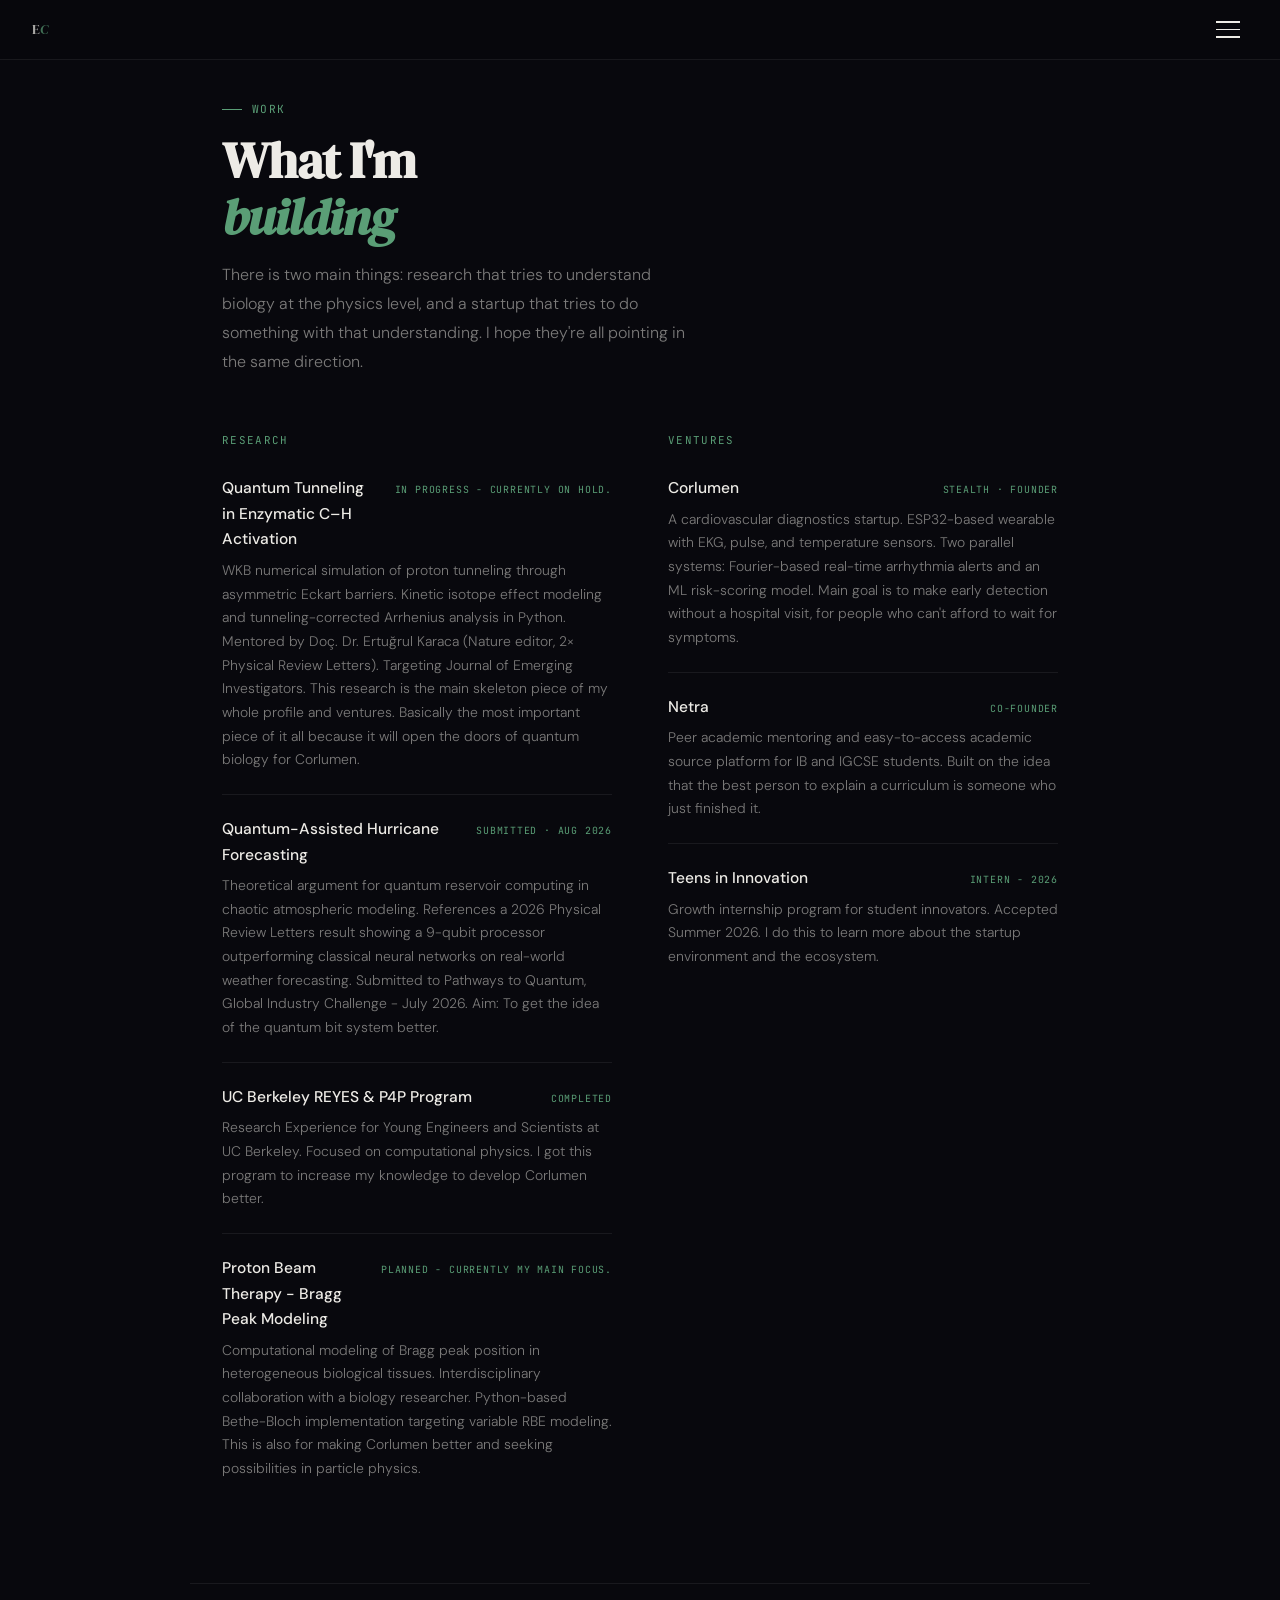
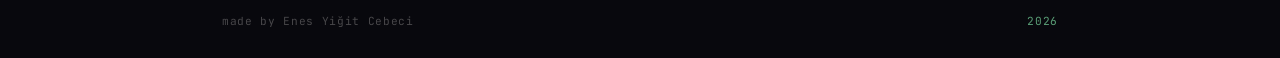
<file: work.html>
<!DOCTYPE html>
<html lang="en">
<head>
<meta charset="UTF-8">
<meta name="viewport" content="width=device-width, initial-scale=1.0">
<title>Work — Enes Yiğit Cebeci</title>
<link rel="stylesheet" href="style.css">
<style>
  .hamburger{width:36px;height:36px;display:flex;flex-direction:column;justify-content:center;gap:6px;cursor:pointer;background:none;border:none;padding:4px;}
  .hamburger span{display:block;width:24px;height:1.5px;background:var(--text);transition:all 0.3s ease;transform-origin:center;}
  .hamburger.open span:nth-child(1){transform:translateY(7.5px) rotate(45deg);}
  .hamburger.open span:nth-child(2){opacity:0;transform:scaleX(0);}
  .hamburger.open span:nth-child(3){transform:translateY(-7.5px) rotate(-45deg);}
  .menu-overlay{position:fixed;inset:0;z-index:199;background:rgba(8,8,13,0.97);backdrop-filter:blur(20px);display:flex;align-items:center;justify-content:center;opacity:0;pointer-events:none;transition:opacity 0.3s ease;}
  .menu-overlay.open{opacity:1;pointer-events:all;}
  .menu-links{display:flex;flex-direction:column;align-items:center;gap:8px;}
  .menu-links a{font-family:'DM Serif Display',serif;font-size:clamp(2.5rem,7vw,5rem);color:var(--text-dim);letter-spacing:-0.02em;transition:color 0.15s,transform 0.15s;display:block;line-height:1.2;}
  .menu-links a:hover{color:var(--text);transform:translateX(8px);}
  .menu-links a em{font-style:italic;color:var(--green-bright);}
  nav{position:fixed;top:0;left:0;right:0;z-index:200;padding:0 32px;display:flex;align-items:center;justify-content:space-between;height:60px;background:rgba(8,8,13,0.85);backdrop-filter:blur(16px);border-bottom:1px solid var(--border);}
  .nav-logo{font-family:'DM Serif Display',serif;font-size:0.9rem;color:var(--text);opacity:0.7;position:relative;z-index:201;}
  .nav-logo em{font-style:italic;color:var(--green-bright);}
  .award-grid{display:flex;flex-direction:column;}
  .award-item{display:grid;grid-template-columns:1fr auto;align-items:start;gap:20px;padding:22px 0;border-bottom:1px solid var(--border);transition:padding-left 0.2s;}
  .award-item:last-child{border-bottom:none;}
  .award-item:hover{padding-left:6px;}
  .award-name{font-weight:500;font-size:0.97rem;margin-bottom:5px;}
  .award-detail{font-size:0.85rem;color:var(--text-dim);font-weight:300;line-height:1.6;}
  .award-badge{font-family:'JetBrains Mono',monospace;font-size:0.6rem;letter-spacing:0.08em;text-transform:uppercase;color:var(--green-bright);padding:5px 12px;border:1px solid rgba(90,158,118,0.25);border-radius:100px;white-space:nowrap;margin-top:2px;}
  @media(max-width:640px){.award-item{grid-template-columns:1fr;}}
</style>
</head>
<body>
<nav>
  <a href="/" class="nav-logo">E<em>C</em></a>
  <button class="hamburger" id="hamburger" aria-label="Menu">
    <span></span><span></span><span></span>
  </button>
</nav>
<div class="menu-overlay" id="overlay">
  <div class="menu-links">
    <a href="/work.html">Work</a>
    <a href="/awards.html">Awards</a>
    <a href="/beliefs.html">Beliefs</a>
    <a href="/contact.html">Contact</a>
  </div>
</div>

<main>
  <div class="wrap">
    <div class="page-header reveal">
      <div class="page-eyebrow">Work</div>
      <h1 class="page-title">What I'm<br><em>building</em></h1>
      <p class="page-desc">There is two main things: research that tries to understand biology at the physics level, and a startup that tries to do something with that understanding. I hope they're all pointing in the same direction.</p>
    </div>

    <div class="two-col reveal">
      <div>
        <div class="group-label">Research</div>
        <div class="item-list">
          <div class="item">
            <div class="item-top">
              <div class="item-name">Quantum Tunneling in Enzymatic C–H Activation</div>
              <div class="item-tag">In progress - Currently on hold.</div>
            </div>
            <div class="item-desc">WKB numerical simulation of proton tunneling through asymmetric Eckart barriers. Kinetic isotope effect modeling and tunneling-corrected Arrhenius analysis in Python. Mentored by Doç. Dr. Ertuğrul Karaca (Nature editor, 2× Physical Review Letters). Targeting Journal of Emerging Investigators. This research is the main skeleton piece of my whole profile and ventures. Basically the most important piece of it all because it will open the doors of quantum biology for Corlumen.</div>
          </div>
          <div class="item">
            <div class="item-top">
              <div class="item-name">Quantum-Assisted Hurricane Forecasting</div>
              <div class="item-tag">Submitted · Aug 2026</div>
            </div>
            <div class="item-desc">Theoretical argument for quantum reservoir computing in chaotic atmospheric modeling. References a 2026 Physical Review Letters result showing a 9-qubit processor outperforming classical neural networks on real-world weather forecasting. Submitted to Pathways to Quantum, Global Industry Challenge - July 2026. Aim: To get the idea of the quantum bit system better.</div>
          </div>
          <div class="item">
            <div class="item-top">
              <div class="item-name">UC Berkeley REYES & P4P Program</div>
              <div class="item-tag">Completed</div>
            </div>
            <div class="item-desc">Research Experience for Young Engineers and Scientists at UC Berkeley. Focused on computational physics. I got this program to increase my knowledge to develop Corlumen better.</div>
          </div>
           <div class="item">
            <div class="item-top">
              <div class="item-name">Proton Beam Therapy - Bragg Peak Modeling</div>
              <div class="item-tag">Planned - Currently my main focus.</div>
            </div>
            <div class="item-desc">Computational modeling of Bragg peak position in heterogeneous biological tissues. Interdisciplinary collaboration with a biology researcher. Python-based Bethe-Bloch implementation targeting variable RBE modeling. This is also for making Corlumen better and seeking possibilities in particle physics.</div>
          </div>
        </div>
      </div>

      <div>
        <div class="group-label">Ventures</div>
        <div class="item-list">
          <div class="item">
            <div class="item-top">
              <div class="item-name">Corlumen</div>
              <div class="item-tag">Stealth · Founder</div>
            </div>
            <div class="item-desc">A cardiovascular diagnostics startup. ESP32-based wearable with EKG, pulse, and temperature sensors. Two parallel systems: Fourier-based real-time arrhythmia alerts and an ML risk-scoring model. Main goal is to make early detection without a hospital visit, for people who can't afford to wait for symptoms.</div>
          </div>
          <div class="item">
            <div class="item-top">
              <div class="item-name">Netra</div>
              <div class="item-tag">Co-founder</div>
            </div>
            <div class="item-desc">Peer academic mentoring and easy-to-access academic source platform for IB and IGCSE students. Built on the idea that the best person to explain a curriculum is someone who just finished it.</div>
          </div>
          <div class="item">
            <div class="item-top">
              <div class="item-name">Teens in Innovation</div>
              <div class="item-tag">Intern - 2026</div>
            </div>
            <div class="item-desc">Growth internship program for student innovators. Accepted Summer 2026. I do this to learn more about the startup environment and the ecosystem.</div>
          </div>
        </div>
      </div>
    </div>
  </div>
</main>

<footer>
  <div>made by Enes Yiğit Cebeci</div>
  <span>2026</span>
</footer>

<script>
  const hamburger = document.getElementById('hamburger');
  const overlay = document.getElementById('overlay');
  
  hamburger.addEventListener('click', () => {
    hamburger.classList.toggle('open');
    overlay.classList.toggle('open');
    document.body.style.overflow = overlay.classList.contains('open') ? 'hidden' : '';
  });
  
  overlay.querySelectorAll('a').forEach(a => {
    a.addEventListener('click', () => {
      hamburger.classList.remove('open');
      overlay.classList.remove('open');
      document.body.style.overflow = '';
    });
  });

  const reveals = document.querySelectorAll('.reveal');
  const obs = new IntersectionObserver(e => e.forEach(r => { if(r.isIntersecting){ r.target.classList.add('visible'); obs.unobserve(r.target); } }), {threshold:0.1});
  reveals.forEach(r => obs.observe(r));
</script>
</body>
</html>
</file>
<file: style.css>
@import url('https://fonts.googleapis.com/css2?family=DM+Serif+Display:ital@0;1&family=DM+Sans:wght@300;400;500;600&family=JetBrains+Mono:wght@400;500&display=swap');

:root {
  --bg: #08080D;
  --surface: #111118;
  --surface2: #1A1A26;
  --text: #EDEBE6;
  --text-dim: rgba(237,235,230,0.5);
  --text-dimmer: rgba(237,235,230,0.28);
  --green: #3D6B52;
  --green-bright: #5A9E76;
  --border: rgba(255,255,255,0.07);
  --border-hover: rgba(255,255,255,0.15);
}

*, *::before, *::after { margin: 0; padding: 0; box-sizing: border-box; }
html { scroll-behavior: smooth; }

body {
  background: var(--bg);
  color: var(--text);
  font-family: 'DM Sans', sans-serif;
  font-size: 16px;
  line-height: 1.65;
  -webkit-font-smoothing: antialiased;
  overflow-x: hidden;
}

a { color: inherit; text-decoration: none; }
h1,h2,h3 { font-family: 'DM Serif Display', serif; }

.wrap { max-width: 900px; margin: 0 auto; padding: 0 32px; }

main { padding: 100px 0 80px; min-height: 100vh; }

.page-header { margin-bottom: 56px; }
.page-eyebrow {
  font-family: 'JetBrains Mono', monospace;
  font-size: 0.7rem; letter-spacing: 0.12em;
  text-transform: uppercase; color: var(--green-bright);
  margin-bottom: 14px;
  display: flex; align-items: center; gap: 10px;
}
.page-eyebrow::before { content: ''; width: 20px; height: 1px; background: var(--green-bright); }
h1.page-title {
  font-size: clamp(2.2rem, 4vw, 3.2rem);
  line-height: 1.1; letter-spacing: -0.02em;
}
h1.page-title em { font-style: italic; color: var(--green-bright); }
.page-desc {
  margin-top: 16px; font-size: 1rem;
  color: var(--text-dim); max-width: 480px;
  font-weight: 300; line-height: 1.8;
}

.item-list { display: flex; flex-direction: column; }
.item { padding: 22px 0; border-bottom: 1px solid var(--border); transition: padding-left 0.2s; }
.item:last-child { border-bottom: none; }
.item:hover { padding-left: 6px; }
.item-top { display: flex; align-items: baseline; justify-content: space-between; gap: 16px; margin-bottom: 6px; }
.item-name { font-weight: 500; font-size: 0.97rem; }
.item-tag { font-family: 'JetBrains Mono', monospace; font-size: 0.62rem; letter-spacing: 0.08em; text-transform: uppercase; color: var(--green-bright); flex-shrink: 0; }
.item-desc { font-size: 0.87rem; color: var(--text-dim); font-weight: 300; line-height: 1.7; }

.group-label { font-family: 'JetBrains Mono', monospace; font-size: 0.68rem; letter-spacing: 0.12em; text-transform: uppercase; color: var(--green-bright); margin-bottom: 4px; margin-top: 40px; }
.group-label:first-child { margin-top: 0; }

.btn { display: inline-flex; align-items: center; gap: 8px; padding: 10px 22px; border-radius: 6px; font-size: 0.85rem; font-weight: 500; transition: all 0.15s; font-family: 'DM Sans', sans-serif; }
.btn-primary { background: var(--green); color: var(--text); border: 1px solid var(--green); }
.btn-primary:hover { background: var(--green-bright); border-color: var(--green-bright); }
.btn-ghost { background: transparent; color: var(--text-dim); border: 1px solid var(--border); }
.btn-ghost:hover { border-color: var(--border-hover); color: var(--text); }

.live-dot { width: 6px; height: 6px; border-radius: 50%; background: var(--green-bright); display: inline-block; animation: livepulse 2s ease-in-out infinite; margin-right: 6px; }
@keyframes livepulse { 0%,100%{opacity:1} 50%{opacity:0.3} }

footer { border-top: 1px solid var(--border); padding: 28px 32px; max-width: 900px; margin: 0 auto; display: flex; justify-content: space-between; font-family: 'JetBrains Mono', monospace; font-size: 0.7rem; color: var(--text-dimmer); letter-spacing: 0.06em; }
footer span { color: var(--green-bright); }

.reveal { opacity: 0; transform: translateY(20px); transition: opacity 0.5s ease, transform 0.5s ease; }
.reveal.visible { opacity: 1; transform: translateY(0); }

.two-col { display: grid; grid-template-columns: 1fr 1fr; gap: 56px; }

@media (max-width: 640px) {
  main { padding: 80px 0 60px; }
  h1.page-title { font-size: 2rem; }
  .two-col { grid-template-columns: 1fr; gap: 0; }
}
</file>
